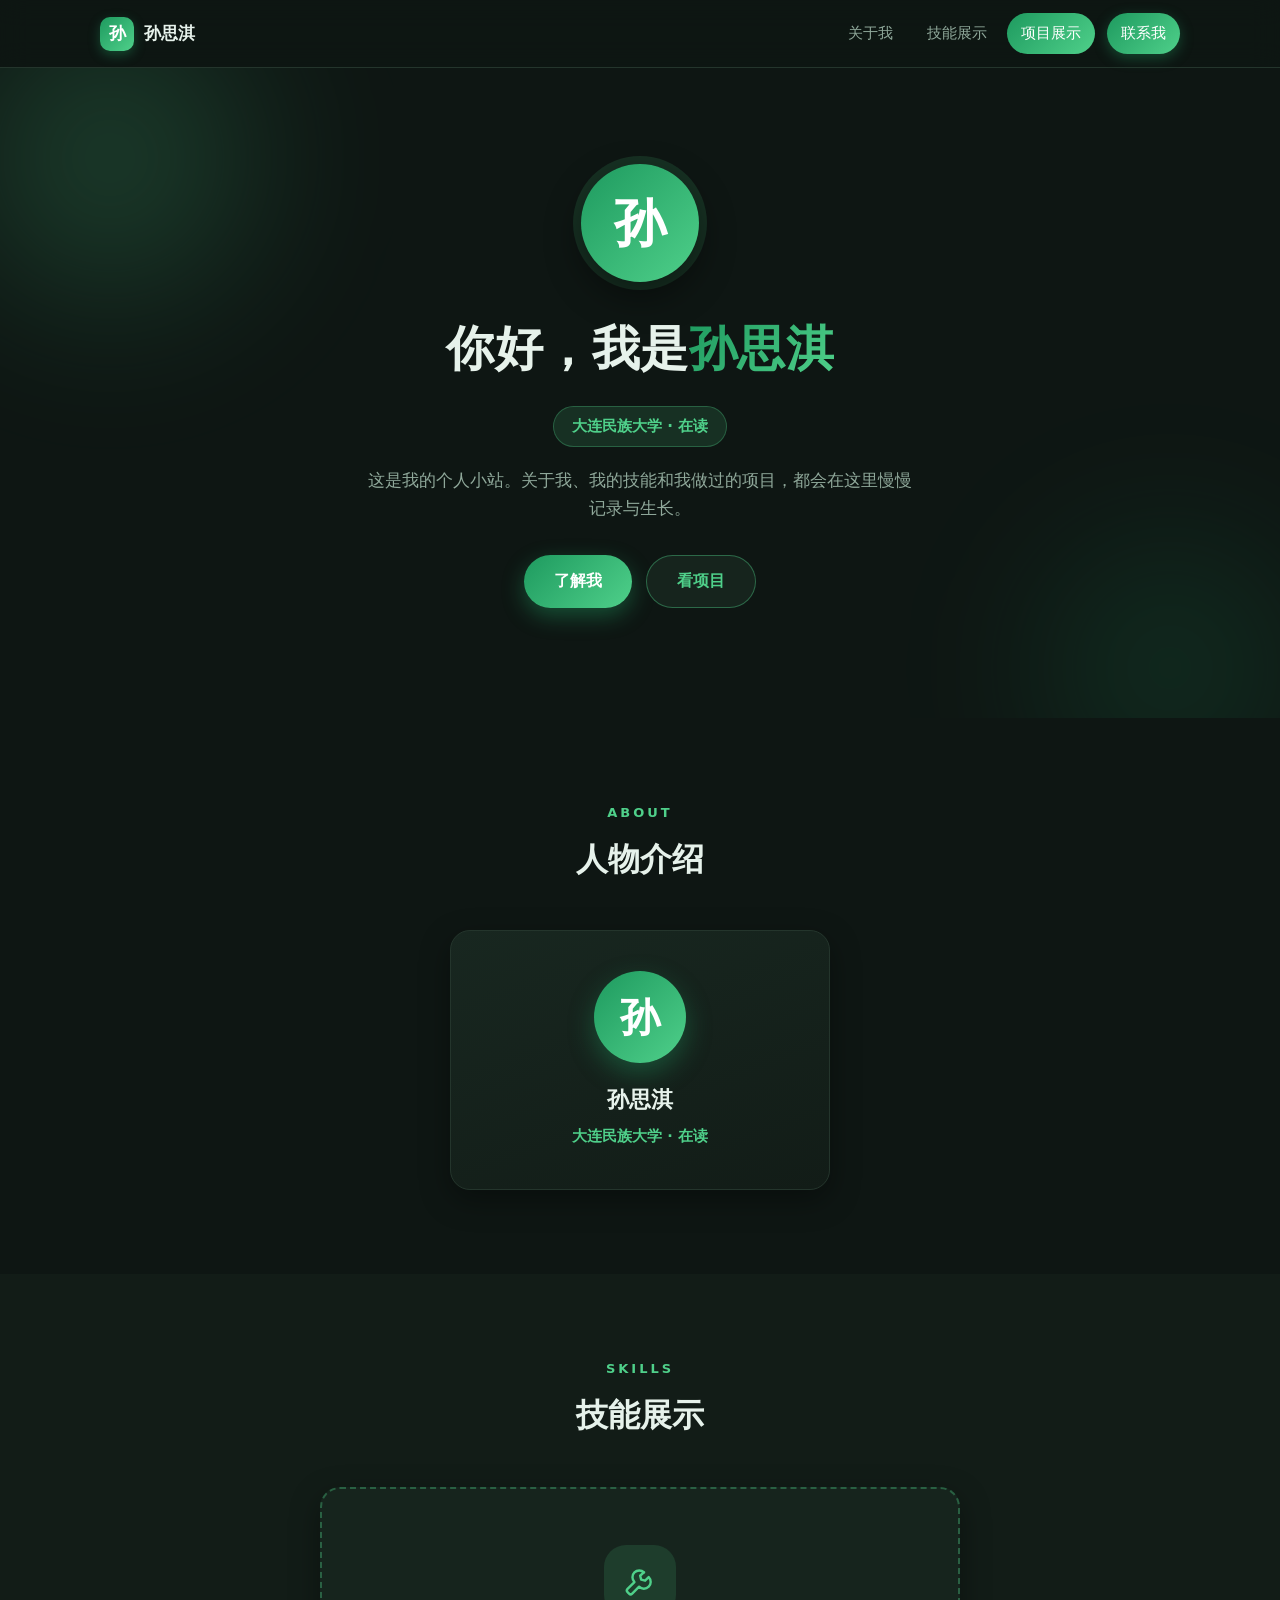
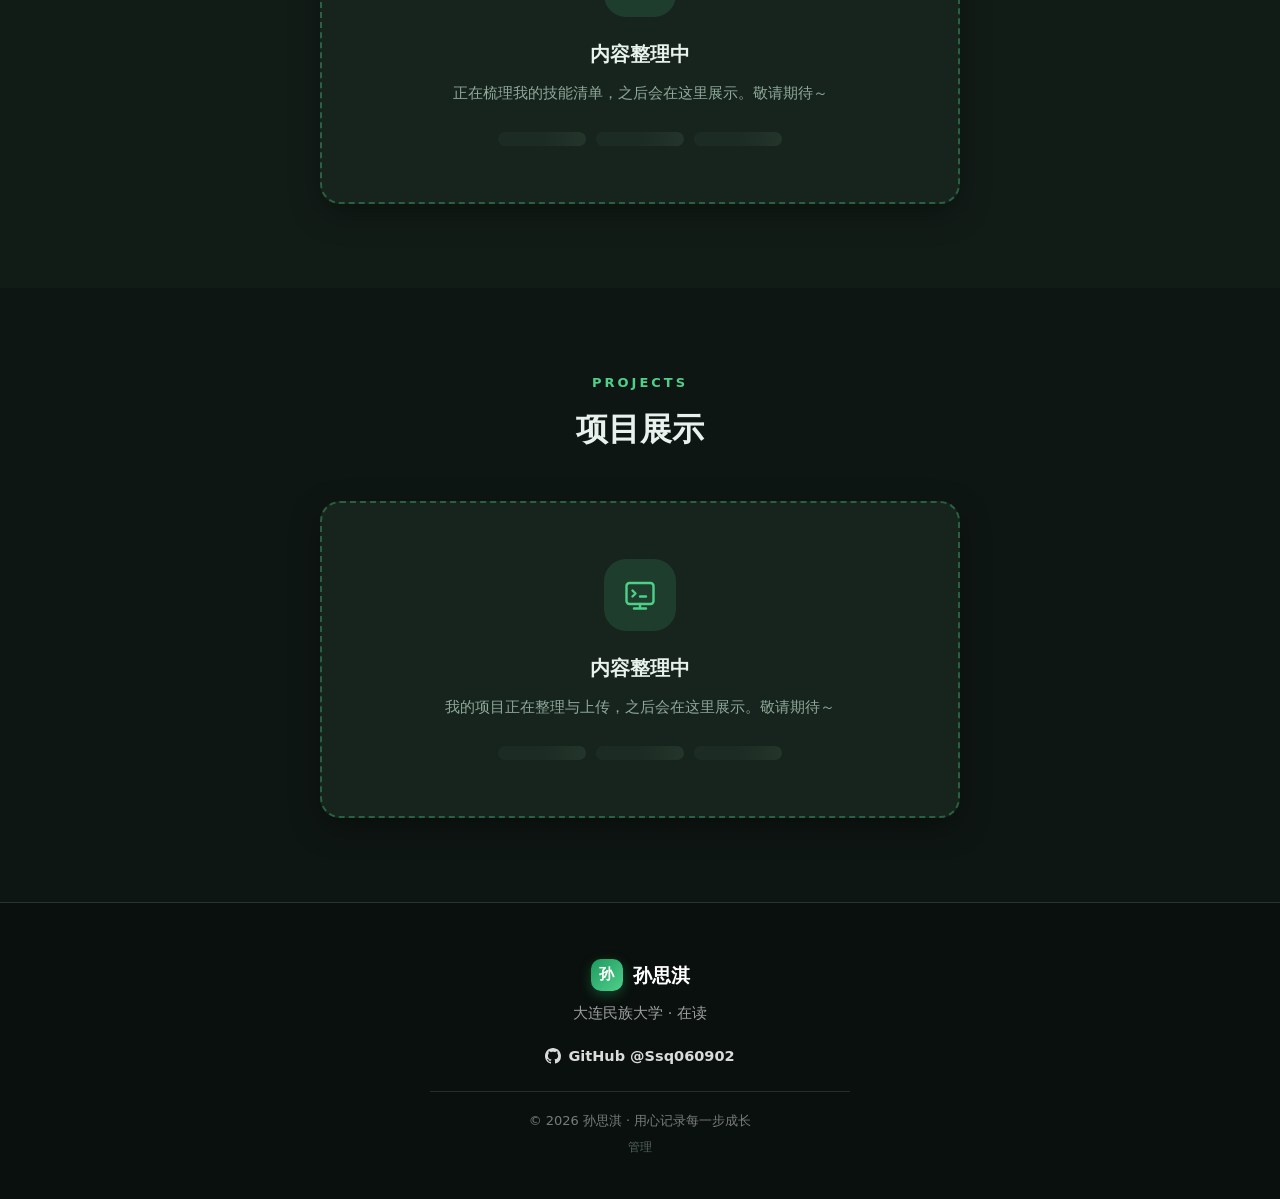
<file: index.html>
<!DOCTYPE html>
<html lang="zh-CN">
<head>
  <meta charset="UTF-8" />
  <meta name="viewport" content="width=device-width, initial-scale=1.0" />
  <title>孙思淇 · 个人主页</title>
  <meta name="description" content="孙思淇的个人展示网站 —— 大连民族大学在读。" />
  <link rel="icon" href="data:image/svg+xml,%3Csvg xmlns='http://www.w3.org/2000/svg' viewBox='0 0 100 100'%3E%3Crect width='100' height='100' rx='24' fill='%2322A869'/%3E%3Ctext x='50' y='70' font-size='52' text-anchor='middle' fill='white' font-family='sans-serif'%3E%E5%AD%99%3C/text%3E%3C/svg%3E" />
  <link rel="stylesheet" href="style.css" />
</head>
<body>
  <header class="site-header">
    <div class="container header-inner">
      <a class="brand" href="#top">
        <span class="brand-mark" id="brandMark">孙</span>
        <span class="brand-name" id="brandName">孙思淇</span>
      </a>
      <nav class="site-nav" id="siteNav" aria-label="主导航">
        <a href="#about">关于我</a>
        <a href="#skills">技能展示</a>
        <a href="#projects">项目展示</a>
        <a href="#contact" class="nav-cta">联系我</a>
      </nav>
      <button class="nav-toggle" id="navToggle" aria-label="打开菜单" aria-expanded="false">
        <span></span><span></span><span></span>
      </button>
    </div>
  </header>

  <main id="top">
    <!-- Hero -->
    <section class="hero">
      <div class="hero-deco deco-a" aria-hidden="true"></div>
      <div class="hero-deco deco-b" aria-hidden="true"></div>
      <div class="container hero-inner">
        <div class="hero-avatar" aria-hidden="true" id="heroAvatar">孙</div>
        <h1 class="hero-title">你好，我是<span class="accent" id="heroName">孙思淇</span></h1>
        <p class="hero-meta"><span class="chip" id="heroBadge">大连民族大学 · 在读</span></p>
        <p class="hero-desc" id="heroDesc">这是我的个人小站。关于我、我的技能和我做过的项目，都会在这里慢慢记录与生长。</p>
        <div class="hero-actions">
          <a class="btn btn-primary" href="#about">了解我</a>
          <a class="btn btn-ghost" href="#projects">看项目</a>
        </div>
      </div>
    </section>

    <!-- 人物介绍 -->
    <section class="section" id="about">
      <div class="container">
        <p class="section-kicker">About</p>
        <h2 class="section-title">人物介绍</h2>
        <div class="about-grid">
          <div class="about-card profile-card reveal">
            <div class="profile-avatar" aria-hidden="true" id="profileAvatar">孙</div>
            <div class="profile-name" id="profileName">孙思淇</div>
            <div class="profile-school" id="profileBadge">大连民族大学 · 在读</div>
          </div>
        </div>
        <div class="about-extra reveal" id="aboutExtra" hidden></div>
      </div>
    </section>

    <!-- 技能展示 -->
    <section class="section section-alt" id="skills">
      <div class="container">
        <p class="section-kicker">Skills</p>
        <h2 class="section-title">技能展示</h2>
        <div class="empty-card reveal" id="skillsList">
          <div class="empty-icon" aria-hidden="true">
            <svg viewBox="0 0 24 24" fill="none" stroke="currentColor" stroke-width="1.6" stroke-linecap="round" stroke-linejoin="round">
              <path d="M14.7 6.3a4.5 4.5 0 0 0-6.4 6.4l-4.6 4.6a1.5 1.5 0 0 0 0 2.1l1 1a1.5 1.5 0 0 0 2.1 0l4.6-4.6a4.5 4.5 0 0 0 6.4-6.4l-2.4 2.4-2.6-.7-.7-2.6 2.6-2.4z"/>
            </svg>
          </div>
          <h3 class="empty-title">内容整理中</h3>
          <p class="empty-text">正在梳理我的技能清单，之后会在这里展示。敬请期待～</p>
          <div class="empty-skeleton" aria-hidden="true">
            <span></span><span></span><span></span>
          </div>
        </div>
      </div>
    </section>

    <!-- 项目展示 -->
    <section class="section" id="projects">
      <div class="container">
        <p class="section-kicker">Projects</p>
        <h2 class="section-title">项目展示</h2>
        <div class="empty-card reveal" id="projectsList">
          <div class="empty-icon" aria-hidden="true">
            <svg viewBox="0 0 24 24" fill="none" stroke="currentColor" stroke-width="1.6" stroke-linecap="round" stroke-linejoin="round">
              <rect x="3" y="4" width="18" height="14" rx="2"/>
              <path d="M8 21h8M12 18v3M7 9l2 2-2 2M12 13h4"/>
            </svg>
          </div>
          <h3 class="empty-title">内容整理中</h3>
          <p class="empty-text">我的项目正在整理与上传，之后会在这里展示。敬请期待～</p>
          <div class="empty-skeleton" aria-hidden="true">
            <span></span><span></span><span></span>
          </div>
        </div>
      </div>
    </section>
  </main>

  <footer class="site-footer" id="contact">
    <div class="container footer-inner">
      <div class="footer-brand">
        <span class="brand-mark" id="footerMark">孙</span> <span id="footerBrandName">孙思淇</span>
      </div>
      <p class="footer-text" id="footerText">大连民族大学 · 在读</p>
      <a class="footer-github" id="footerGithub" href="https://github.com/Ssq060902" target="_blank" rel="noopener">
        <svg viewBox="0 0 24 24" fill="currentColor" aria-hidden="true"><path d="M12 0C5.37 0 0 5.37 0 12c0 5.31 3.435 9.795 8.205 11.385.6.105.825-.255.825-.57 0-.285-.015-1.23-.015-2.235-3.015.555-3.795-.735-4.035-1.41-.135-.345-.72-1.41-1.23-1.695-.42-.225-1.02-.78-.015-.795.945-.015 1.62.87 1.845 1.23 1.08 1.815 2.805 1.305 3.495.99.105-.78.42-1.305.765-1.605-2.67-.3-5.46-1.335-5.46-5.925 0-1.305.465-2.385 1.23-3.225-.12-.3-.54-1.53.12-3.18 0 0 1.005-.315 3.3 1.23.96-.27 1.98-.405 3-.405s2.04.135 3 .405c2.295-1.56 3.3-1.23 3.3-1.23.66 1.65.24 2.88.12 3.18.765.84 1.23 1.905 1.23 3.225 0 4.605-2.805 5.625-5.475 5.925.435.375.81 1.095.81 2.22 0 1.605-.015 2.895-.015 3.3 0 .315.225.69.825.57A12.02 12.02 0 0 0 24 12c0-6.63-5.37-12-12-12z"/></svg>
        <span id="footerGithubText">GitHub @Ssq060902</span>
      </a>
      <p class="footer-copy" id="footerCopy">© 2026 孙思淇 · 用心记录每一步成长</p>
      <a class="footer-admin" href="http://127.0.0.1:8778/admin">管理</a>
    </div>
  </footer>

  <script src="script.js"></script>
</body>
</html>
</file>
<file: style.css>
/* ============ 设计变量 ============ */
:root {
  --bg: #0E1613;
  --bg-alt: #121C17;
  --ink: #E6F2EB;
  --muted: #8FA89A;
  --card: #16241D;
  --line: #24352C;
  --accent: #4FD08A;
  --accent-2: #7FE8AE;
  --grad: linear-gradient(135deg, #1E9A5F 0%, #4FD08A 100%);
  --radius: 20px;
  --radius-sm: 12px;
  --shadow: 0 10px 30px rgba(0, 0, 0, 0.35);
  --shadow-lg: 0 18px 50px rgba(0, 0, 0, 0.45);
  --header-h: 68px;
}

/* ============ 基础 ============ */
* { margin: 0; padding: 0; box-sizing: border-box; }

html { scroll-behavior: smooth; }

body {
  font-family: "PingFang SC", "Hiragino Sans GB", "Microsoft YaHei", "Noto Sans SC", system-ui, -apple-system, sans-serif;
  background: var(--bg);
  color: var(--ink);
  line-height: 1.7;
  -webkit-font-smoothing: antialiased;
  overflow-x: hidden;
}

.container {
  width: min(1080px, 92%);
  margin: 0 auto;
}

a { text-decoration: none; color: inherit; }

section { scroll-margin-top: calc(var(--header-h) + 16px); }

/* ============ 顶部导航 ============ */
.site-header {
  position: sticky;
  top: 0;
  z-index: 100;
  height: var(--header-h);
  background: rgba(14, 22, 19, 0.82);
  backdrop-filter: blur(14px);
  -webkit-backdrop-filter: blur(14px);
  border-bottom: 1px solid var(--line);
}

.header-inner {
  height: 100%;
  display: flex;
  align-items: center;
  justify-content: space-between;
}

.brand {
  display: inline-flex;
  align-items: center;
  gap: 10px;
  font-weight: 700;
  font-size: 17px;
}

.brand-mark {
  display: inline-flex;
  align-items: center;
  justify-content: center;
  width: 34px;
  height: 34px;
  border-radius: 10px;
  background: var(--grad);
  color: #fff;
  font-size: 17px;
  font-weight: 700;
  box-shadow: 0 4px 12px rgba(34, 168, 105, 0.35);
}

.site-nav {
  display: flex;
  align-items: center;
  gap: 6px;
}

.site-nav a {
  padding: 8px 14px;
  border-radius: 999px;
  font-size: 15px;
  color: var(--muted);
  font-weight: 500;
  transition: color .25s, background .25s;
}

.site-nav a:hover { color: var(--ink); background: rgba(79, 208, 138, 0.12); }

.site-nav a.active { color: #fff; background: var(--grad); }

.site-nav a.nav-cta {
  margin-left: 6px;
  color: #fff;
  background: var(--grad);
  box-shadow: 0 4px 14px rgba(34, 168, 105, 0.35);
}

.site-nav a.nav-cta:hover { filter: brightness(1.06); }

.nav-toggle {
  display: none;
  flex-direction: column;
  justify-content: center;
  gap: 5px;
  width: 42px;
  height: 42px;
  padding: 10px;
  border: 1px solid var(--line);
  border-radius: var(--radius-sm);
  background: var(--card);
  cursor: pointer;
}

.nav-toggle span {
  display: block;
  height: 2px;
  width: 100%;
  background: var(--ink);
  border-radius: 2px;
  transition: transform .3s, opacity .3s;
}

.nav-toggle.open span:nth-child(1) { transform: translateY(7px) rotate(45deg); }
.nav-toggle.open span:nth-child(2) { opacity: 0; }
.nav-toggle.open span:nth-child(3) { transform: translateY(-7px) rotate(-45deg); }

/* ============ Hero ============ */
.hero {
  position: relative;
  padding: 96px 0 110px;
  text-align: center;
  overflow: hidden;
}

.hero-deco {
  position: absolute;
  border-radius: 50%;
  filter: blur(70px);
  opacity: .5;
  pointer-events: none;
}

.deco-a {
  width: 420px; height: 420px;
  background: radial-gradient(circle, rgba(79, 208, 138, .55), transparent 70%);
  top: -120px; left: -100px;
  animation: float 9s ease-in-out infinite;
}

.deco-b {
  width: 380px; height: 380px;
  background: radial-gradient(circle, rgba(34, 168, 105, .4), transparent 70%);
  bottom: -140px; right: -80px;
  animation: float 11s ease-in-out infinite reverse;
}

@keyframes float {
  0%, 100% { transform: translateY(0); }
  50% { transform: translateY(-24px); }
}

.hero-inner { position: relative; z-index: 1; }

.hero-avatar {
  width: 118px;
  height: 118px;
  margin: 0 auto 26px;
  display: flex;
  align-items: center;
  justify-content: center;
  border-radius: 50%;
  background: var(--grad);
  color: #fff;
  font-size: 52px;
  font-weight: 700;
  box-shadow: 0 14px 36px rgba(0, 0, 0, 0.45), 0 0 0 8px rgba(79, 208, 138, 0.14);
}

.hero-title {
  font-size: clamp(30px, 5.4vw, 48px);
  font-weight: 800;
  letter-spacing: .5px;
  margin-bottom: 16px;
}

.hero-title .accent {
  background: var(--grad);
  -webkit-background-clip: text;
  background-clip: text;
  -webkit-text-fill-color: transparent;
  color: transparent;
}

.chip {
  display: inline-block;
  padding: 7px 18px;
  border-radius: 999px;
  background: rgba(79, 208, 138, 0.14);
  color: var(--accent);
  font-size: 15px;
  font-weight: 600;
  border: 1px solid rgba(79, 208, 138, 0.3);
}

.hero-desc {
  max-width: 560px;
  margin: 20px auto 32px;
  color: var(--muted);
  font-size: 16.5px;
}

.hero-actions {
  display: flex;
  justify-content: center;
  gap: 14px;
  flex-wrap: wrap;
}

.btn {
  display: inline-flex;
  align-items: center;
  gap: 8px;
  padding: 12px 30px;
  border-radius: 999px;
  font-size: 15.5px;
  font-weight: 600;
  transition: transform .25s, box-shadow .25s, background .25s;
}

.btn:hover { transform: translateY(-2px); }

.btn-primary {
  color: #fff;
  background: var(--grad);
  box-shadow: 0 8px 22px rgba(34, 168, 105, 0.4);
}

.btn-ghost {
  color: var(--accent);
  background: var(--card);
  border: 1.5px solid rgba(79, 208, 138, 0.4);
}

.btn-ghost:hover { background: rgba(79, 208, 138, 0.1); }

/* ============ 通用区块 ============ */
.section { padding: 84px 0; }

.section-alt {
  background: var(--bg-alt);
}

.section-kicker {
  text-align: center;
  color: var(--accent);
  font-size: 13px;
  font-weight: 700;
  letter-spacing: 3px;
  text-transform: uppercase;
  margin-bottom: 8px;
}

.section-title {
  text-align: center;
  font-size: clamp(24px, 3.6vw, 32px);
  font-weight: 800;
  margin-bottom: 44px;
}

/* ============ 人物介绍 ============ */
.about-grid {
  display: flex;
  justify-content: center;
}

.about-grid .profile-card {
  width: 100%;
  max-width: 380px;
}

.about-card {
  background: var(--card);
  border: 1px solid var(--line);
  border-radius: var(--radius);
  box-shadow: var(--shadow);
}

.profile-card {
  padding: 40px 30px;
  text-align: center;
  background: linear-gradient(160deg, #182720 0%, #121C17 100%);
}

.profile-avatar {
  width: 92px;
  height: 92px;
  margin: 0 auto 18px;
  display: flex;
  align-items: center;
  justify-content: center;
  border-radius: 50%;
  background: var(--grad);
  color: #fff;
  font-size: 40px;
  font-weight: 700;
  box-shadow: 0 10px 26px rgba(34, 168, 105, 0.35);
}

.profile-name { font-size: 22px; font-weight: 800; }

.profile-school {
  margin-top: 6px;
  color: var(--accent);
  font-size: 14.5px;
  font-weight: 600;
}



/* ============ 空状态（技能 / 项目） ============ */
.empty-card {
  max-width: 640px;
  margin: 0 auto;
  padding: 56px 36px;
  text-align: center;
  background: var(--card);
  border: 2px dashed rgba(79, 208, 138, 0.35);
  border-radius: var(--radius);
  box-shadow: var(--shadow);
}

.empty-icon {
  width: 72px;
  height: 72px;
  margin: 0 auto 20px;
  display: flex;
  align-items: center;
  justify-content: center;
  border-radius: 22px;
  background: rgba(79, 208, 138, 0.14);
  color: var(--accent);
}

.empty-icon svg { width: 36px; height: 36px; }

.empty-title { font-size: 20px; font-weight: 800; margin-bottom: 10px; }

.empty-text { color: var(--muted); font-size: 15px; margin-bottom: 26px; }

.empty-skeleton {
  display: flex;
  justify-content: center;
  gap: 10px;
  flex-wrap: wrap;
}

.empty-skeleton span {
  width: 88px;
  height: 14px;
  border-radius: 999px;
  background: linear-gradient(90deg, #1C2B23 25%, #24352C 50%, #1C2B23 75%);
  background-size: 200% 100%;
  animation: shimmer 1.6s linear infinite;
}

@keyframes shimmer {
  0% { background-position: 200% 0; }
  100% { background-position: -200% 0; }
}

/* ============ 页脚 ============ */
.site-footer {
  background: #0A100D;
  border-top: 1px solid var(--line);
  color: rgba(255, 255, 255, 0.85);
  padding: 56px 0 40px;
  text-align: center;
}

.footer-brand {
  display: inline-flex;
  align-items: center;
  gap: 10px;
  font-size: 19px;
  font-weight: 700;
  color: #fff;
  margin-bottom: 10px;
}

.footer-brand .brand-mark { width: 32px; height: 32px; font-size: 15px; }

.footer-text { color: rgba(255, 255, 255, 0.6); font-size: 14.5px; margin-bottom: 18px; }

.footer-github {
  display: inline-flex;
  align-items: center;
  gap: 7px;
  margin-bottom: 22px;
  color: rgba(255, 255, 255, 0.85);
  font-size: 14.5px;
  font-weight: 600;
  transition: color .25s;
}

.footer-github:hover { color: #fff; text-decoration: underline; }

.footer-github svg {
  width: 16px;
  height: 16px;
}

.footer-copy {
  color: rgba(255, 255, 255, 0.45);
  font-size: 13px;
  padding-top: 18px;
  border-top: 1px solid rgba(255, 255, 255, 0.12);
  max-width: 420px;
  margin: 0 auto;
}

/* ============ 滚动显现 ============ */
.reveal {
  opacity: 0;
  transform: translateY(26px);
  transition: opacity .7s ease, transform .7s ease;
}

.reveal.visible {
  opacity: 1;
  transform: translateY(0);
}

@media (prefers-reduced-motion: reduce) {
  html { scroll-behavior: auto; }
  .reveal { opacity: 1; transform: none; transition: none; }
  .hero-deco, .empty-skeleton span { animation: none; }
}

/* ============ 响应式 ============ */
@media (max-width: 820px) {
  .profile-card { padding: 34px 26px; }
}

@media (max-width: 680px) {
  .nav-toggle { display: flex; }

  .site-nav {
    position: absolute;
    top: var(--header-h);
    left: 0;
    right: 0;
    flex-direction: column;
    align-items: stretch;
    gap: 4px;
    padding: 14px 4%;
    background: rgba(18, 28, 23, 0.97);
    backdrop-filter: blur(14px);
    -webkit-backdrop-filter: blur(14px);
    border-bottom: 1px solid var(--line);
    box-shadow: 0 18px 34px rgba(0, 0, 0, 0.45);
    opacity: 0;
    visibility: hidden;
    transform: translateY(-12px);
    transition: opacity .3s, transform .3s, visibility .3s;
  }

  .site-nav.open {
    opacity: 1;
    visibility: visible;
    transform: translateY(0);
  }

  .site-nav a { padding: 12px 16px; font-size: 15.5px; }
  .site-nav a.nav-cta { margin-left: 0; text-align: center; }

  .hero { padding: 68px 0 80px; }
  .hero-avatar { width: 96px; height: 96px; font-size: 42px; }
  .hero-desc { font-size: 15.5px; }
  .section { padding: 62px 0; }
  .section-title { margin-bottom: 32px; }

  .empty-card { padding: 44px 24px; }
}

/* ============ 关于我补充段落（后台可选填写） ============ */
.about-extra {
  max-width: 640px;
  margin: 18px auto 0;
}

.about-desc-card {
  background: var(--card);
  border: 1px solid var(--line);
  border-radius: var(--radius);
  box-shadow: var(--shadow);
  padding: 26px 28px;
}

.about-desc-card p { color: var(--muted); font-size: 15px; }

.about-desc-card p + p { margin-top: 10px; }

/* ============ 技能 / 项目卡片（后台添加内容后展示） ============ */
.cards-grid {
  display: grid;
  grid-template-columns: repeat(auto-fit, minmax(250px, 1fr));
  gap: 18px;
  max-width: 920px;
  margin: 0 auto;
}

.skill-card,
.project-card {
  background: var(--card);
  border: 1px solid var(--line);
  border-radius: var(--radius);
  box-shadow: var(--shadow);
  padding: 24px 22px;
  transition: transform .25s, border-color .25s;
}

.skill-card:hover,
.project-card:hover {
  transform: translateY(-4px);
  border-color: rgba(79, 208, 138, 0.45);
}

.skill-name {
  display: flex;
  align-items: center;
  gap: 9px;
  font-size: 17px;
  font-weight: 700;
  margin-bottom: 6px;
}

.skill-name::before {
  content: '';
  width: 8px;
  height: 8px;
  border-radius: 50%;
  background: var(--grad);
  flex-shrink: 0;
}

.skill-desc { color: var(--muted); font-size: 14px; }

.proj-head {
  display: flex;
  align-items: center;
  justify-content: space-between;
  gap: 10px;
  flex-wrap: wrap;
  margin-bottom: 8px;
}

.proj-name { font-size: 17px; font-weight: 700; }

.proj-tags { display: flex; gap: 6px; flex-wrap: wrap; }

.tag {
  font-size: 11.5px;
  padding: 2px 10px;
  border-radius: 999px;
  background: rgba(79, 208, 138, 0.12);
  border: 1px solid rgba(79, 208, 138, 0.3);
  color: var(--accent);
}

.proj-desc { color: var(--muted); font-size: 14px; margin-bottom: 10px; }

.proj-link { color: var(--accent); font-size: 13.5px; font-weight: 600; }

.proj-link:hover { text-decoration: underline; }

@media (max-width: 680px) {
  .cards-grid { grid-template-columns: 1fr; }
  .about-desc-card { padding: 22px 20px; }
}

/* ============ 页脚后台入口 ============ */
.footer-admin {
  display: inline-block;
  margin-top: 4px;
  color: var(--muted);
  font-size: 12px;
  opacity: 0.55;
  transition: color 0.2s, opacity 0.2s;
}

.footer-admin:hover {
  color: var(--accent);
  opacity: 1;
}
</file>
